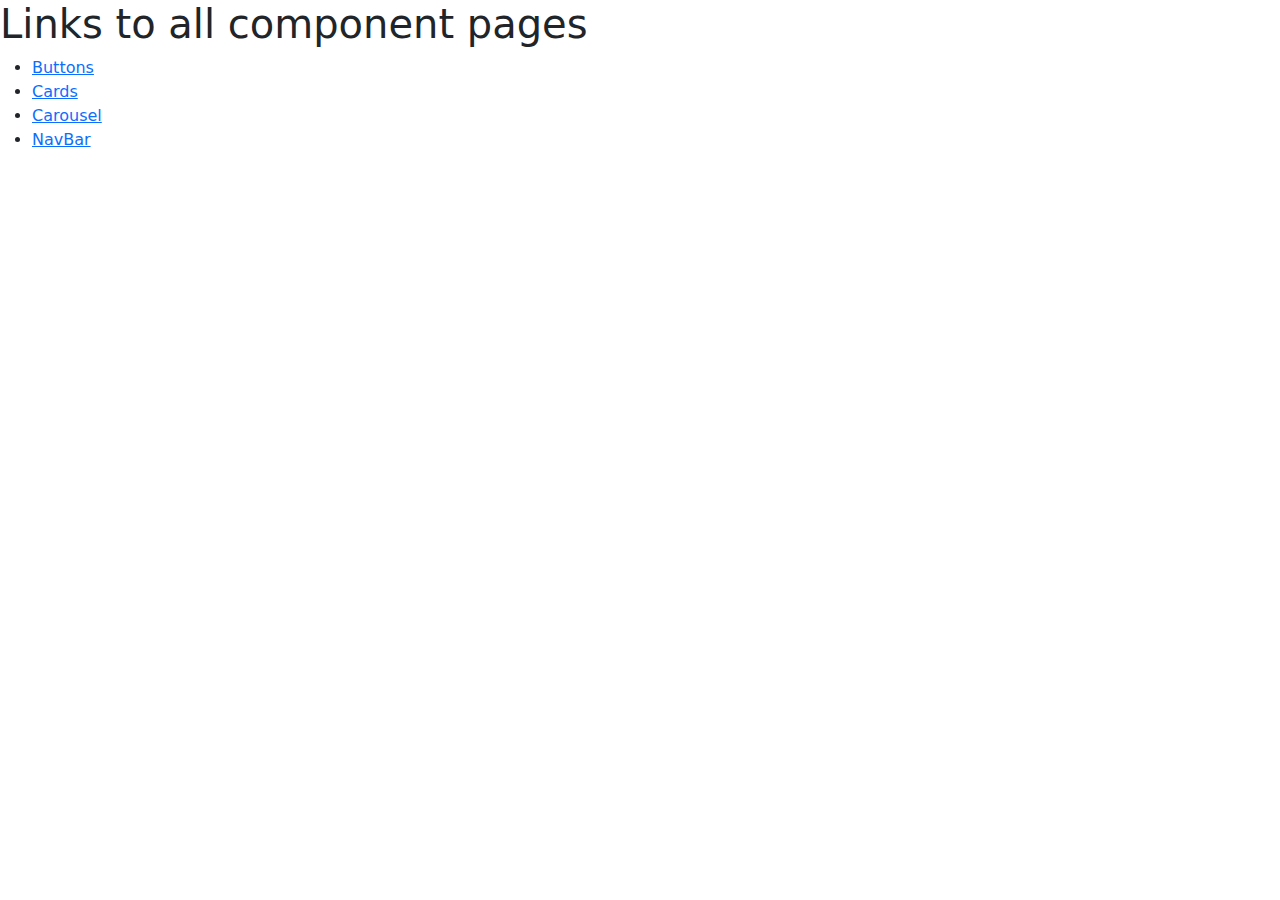
<file: index.html>
<!DOCTYPE html>
<html lang="en">

<head>
    <meta charset="utf-8">
    <meta name="viewport" content="width=device-width, initial-scale=1">
    <title>Component link page</title>
    <link href="https://cdn.jsdelivr.net/npm/bootstrap@5.3.3/dist/css/bootstrap.min.css" rel="stylesheet"
        integrity="sha384-QWTKZyjpPEjISv5WaRU9OFeRpok6YctnYmDr5pNlyT2bRjXh0JMhjY6hW+ALEwIH" crossorigin="anonymous">
</head>

<body>

    <h1>Links to all component pages</h1>
    <ul>
        <li>
            <a href="buttons.html" target="_blank">Buttons</a>
        </li>
        <li>
            <a href="cards.html" target="_blank">Cards</a>
        </li>
        <li>
            <a href="carousel.html" target="_blank">Carousel</a>
        </li>
        <li>
            <a href="navbar.html" target="_blank">NavBar</a>
        </li>
    </ul>

    <script src="https://cdn.jsdelivr.net/npm/bootstrap@5.3.3/dist/js/bootstrap.bundle.min.js"
        integrity="sha384-YvpcrYf0tY3lHB60NNkmXc5s9fDVZLESaAA55NDzOxhy9GkcIdslK1eN7N6jIeHz"
        crossorigin="anonymous"></script>
</body>

</html>
</file>
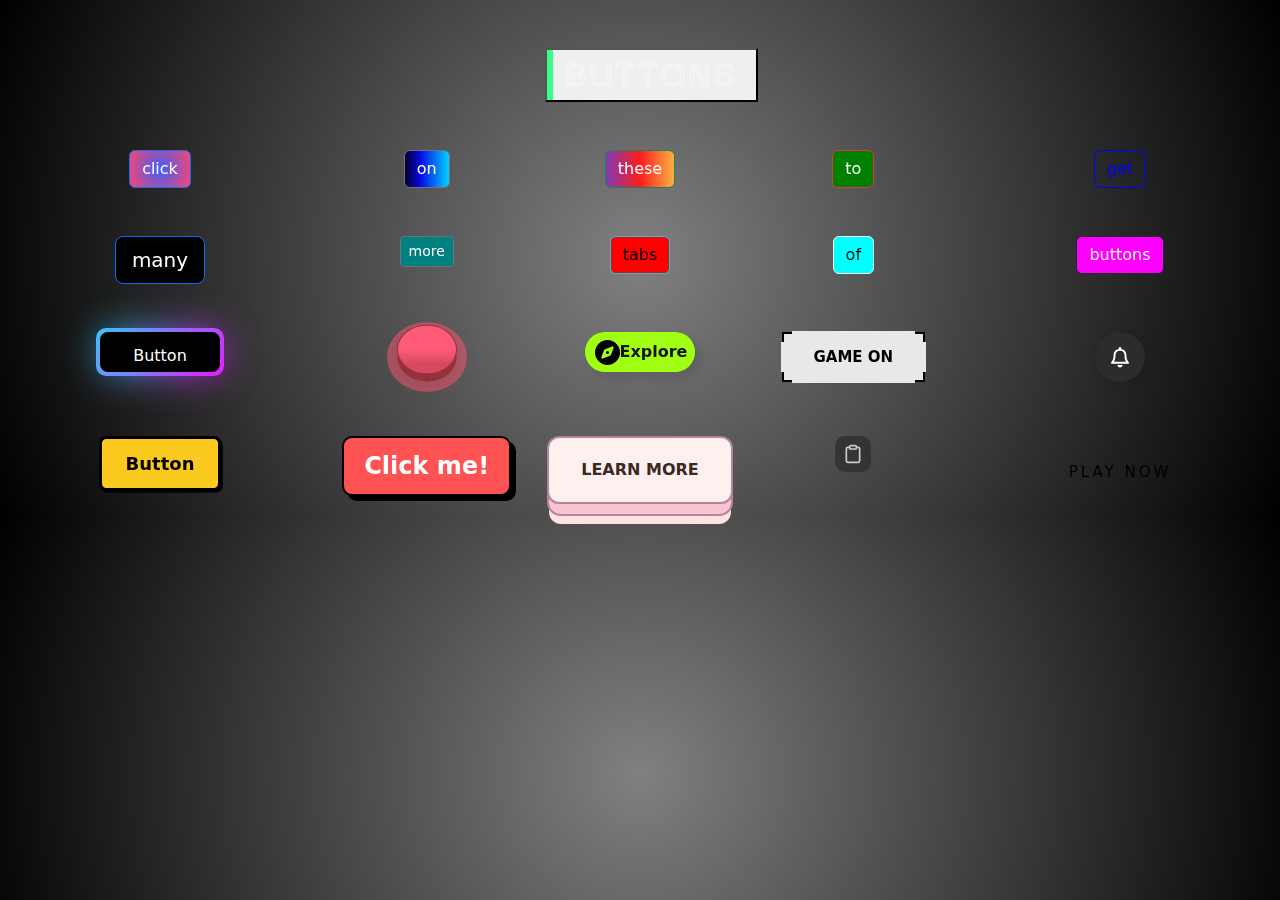
<file: buttons.html>
<!DOCTYPE html>
<html lang="en">

<head>
  <meta charset="utf-8">
  <meta name="viewport" content="width=device-width, initial-scale=1">
  <title>Buttons</title>
  <link href="https://cdn.jsdelivr.net/npm/bootstrap@5.3.3/dist/css/bootstrap.min.css" rel="stylesheet"
    integrity="sha384-QWTKZyjpPEjISv5WaRU9OFeRpok6YctnYmDr5pNlyT2bRjXh0JMhjY6hW+ALEwIH" crossorigin="anonymous">
  <link rel="stylesheet" href="css/buttons.css">
</head>

<body>

  <div class="container-fluid text-center justifycontent-center">

    <div class="row mt-5 justify-content-center">
      <div class="col-2"><button class="title" data-text="Awesome"><span class="actual-text">&nbsp;Buttons&nbsp;</span><span aria-hidden="true" class="hover-text">&nbsp;Buttons&nbsp;</span></button></div>
    </div>

    <div class="row">
      <div class="col-6 col-md-3 mt-5"><a href="" class="btn btn-primary coolgrad" target="_blank">click</a></div>
      <div class="col-6 col-md-2 mt-5"><a href="" class="btn btn-secondary bluegrad" target="_blank">on</a></div>
      <div class="col-6 col-md-2 mt-5"><a href="" class="btn btn-success redgrad" target="_blank">these</a></div>
      <div class="col-6 col-md-2 mt-5"><a href="" class="btn btn-danger green" target="_blank">to</a></div>
      <div class="col-6 col-md-3 mt-5"><a href="" class="btn btn-outline-warning blue" target="_blank">get</a></div>
      <div class="col-6 col-md-3 mt-5"><a href="" class="btn btn-primary btn-lg black" target="_blank">many</a></div>
      <div class="col-6 col-md-2 mt-5"><a href="" class="btn btn-secondary btn-sm teal" target="_blank">more</a></div>
      <div class="col-6 col-md-2 mt-5"><a href="" class="btn btn-info red" target="_blank">tabs</a></div>
      <div class="col-6 col-md-2 mt-5"><a href="" class="btn btn-light cyan" target="_blank">of</a></div>
      <div class="col-6 col-md-3 mt-5"><a href="" class="btn btn-dark magenta" target="_blank">buttons</a></div>
    </div>

    <div class="row">
      <div class="col-6 col-md-3 mt-5"><button class="rainbow">Button</button></div>
      <div class="col-6 col-md-2 mt-5"><a href="https://www.boredbutton.com/" target="_blank"><button class="btn-class-name"><span class="back"></span><span class="front"></span></button></div></a>
      <div class="col-6 col-md-2 mt-5"><button class="explore"><svg class="svgIcon" viewBox="0 0 512 512" height="1em"
            xmlns="http://www.w3.org/2000/svg">
            <path
              d="M256 512A256 256 0 1 0 256 0a256 256 0 1 0 0 512zm50.7-186.9L162.4 380.6c-19.4 7.5-38.5-11.6-31-31l55.5-144.3c3.3-8.5 9.9-15.1 18.4-18.4l144.3-55.5c19.4-7.5 38.5 11.6 31 31L325.1 306.7c-3.2 8.5-9.9 15.1-18.4 18.4zM288 256a32 32 0 1 0 -64 0 32 32 0 1 0 64 0z">
            </path>
          </svg>Explore</button></div>
      <div class="col-6 col-md-2 mt-5"><button class="gameon"><span> GAME ON</span></button></div>
      <div class="col-6 col-md-3 mt-5"><button class="notif"><svg viewBox="0 0 448 512" class="bell">
            <path
              d="M224 0c-17.7 0-32 14.3-32 32V49.9C119.5 61.4 64 124.2 64 200v33.4c0 45.4-15.5 89.5-43.8 124.9L5.3 377c-5.8 7.2-6.9 17.1-2.9 25.4S14.8 416 24 416H424c9.2 0 17.6-5.3 21.6-13.6s2.9-18.2-2.9-25.4l-14.9-18.6C399.5 322.9 384 278.8 384 233.4V200c0-75.8-55.5-138.6-128-150.1V32c0-17.7-14.3-32-32-32zm0 96h8c57.4 0 104 46.6 104 104v33.4c0 47.9 13.9 94.6 39.7 134.6H72.3C98.1 328 112 281.3 112 233.4V200c0-57.4 46.6-104 104-104h8zm64 352H224 160c0 17 6.7 33.3 18.7 45.3s28.3 18.7 45.3 18.7s33.3-6.7 45.3-18.7s18.7-28.3 18.7-45.3z">
            </path>
          </svg></button></div>
      <div class="col-6 col-md-3 mt-5"><button class="yellow">Button</button></div>
      <div class="col-6 col-md-2 mt-5"><button class="comic-button">Click me!</button></div>
      <div class="col-6 col-md-2 mt-5"><button class="learn-more"> Learn More</button></div>
      <div class="col-6 col-md-2 mt-5"><button class="copy"><span data-text-end="Copied!"
            data-text-initial="Copy to clipboard" class="tooltip"></span><span><svg xml:space="preserve"
              style="enable-background:new 0 0 512 512" viewBox="0 0 6.35 6.35" y="0" x="0" height="20" width="20"
              xmlns:xlink="http://www.w3.org/1999/xlink" version="1.1" xmlns="http://www.w3.org/2000/svg"
              class="clipboard">
              <g>
                <path fill="currentColor"
                  d="M2.43.265c-.3 0-.548.236-.573.53h-.328a.74.74 0 0 0-.735.734v3.822a.74.74 0 0 0 .735.734H4.82a.74.74 0 0 0 .735-.734V1.529a.74.74 0 0 0-.735-.735h-.328a.58.58 0 0 0-.573-.53zm0 .529h1.49c.032 0 .049.017.049.049v.431c0 .032-.017.049-.049.049H2.43c-.032 0-.05-.017-.05-.049V.843c0-.032.018-.05.05-.05zm-.901.53h.328c.026.292.274.528.573.528h1.49a.58.58 0 0 0 .573-.529h.328a.2.2 0 0 1 .206.206v3.822a.2.2 0 0 1-.206.205H1.53a.2.2 0 0 1-.206-.205V1.529a.2.2 0 0 1 .206-.206z">
                </path>
              </g>
            </svg><svg xml:space="preserve" style="enable-background:new 0 0 512 512" viewBox="0 0 24 24" y="0" x="0"
              height="18" width="18" xmlns:xlink="http://www.w3.org/1999/xlink" version="1.1"
              xmlns="http://www.w3.org/2000/svg" class="checkmark">
              <g>
                <path data-original="#000000" fill="currentColor"
                  d="M9.707 19.121a.997.997 0 0 1-1.414 0l-5.646-5.647a1.5 1.5 0 0 1 0-2.121l.707-.707a1.5 1.5 0 0 1 2.121 0L9 14.171l9.525-9.525a1.5 1.5 0 0 1 2.121 0l.707.707a1.5 1.5 0 0 1 0 2.121z">
                </path>
              </g>
            </svg></span></button></div>
      <div class="col-6 col-md-3 mt-5"><button class="batman"><span>PLAY NOW</span></button></div>
    </div>

  </div>






  <script src="https://cdn.jsdelivr.net/npm/bootstrap@5.3.3/dist/js/bootstrap.bundle.min.js"
    integrity="sha384-YvpcrYf0tY3lHB60NNkmXc5s9fDVZLESaAA55NDzOxhy9GkcIdslK1eN7N6jIeHz"
    crossorigin="anonymous"></script>
</body>

</html>
</file>
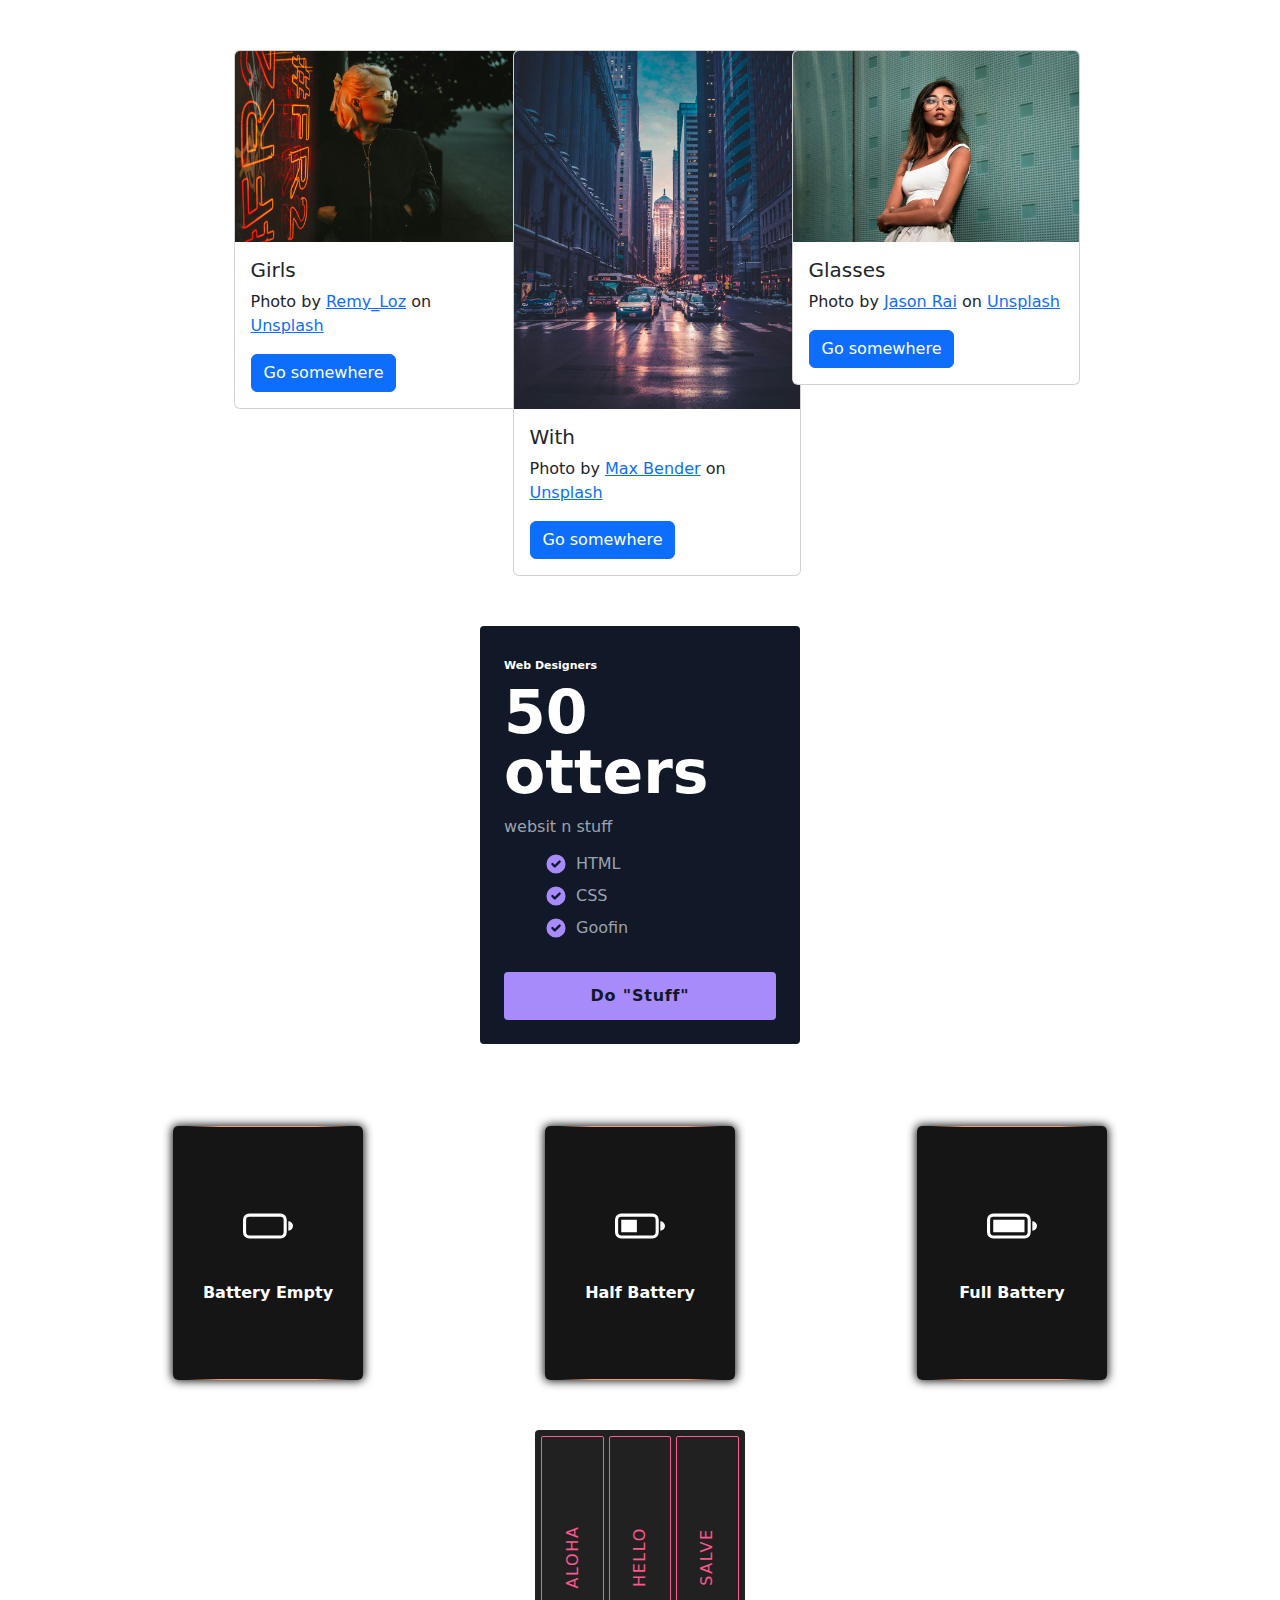
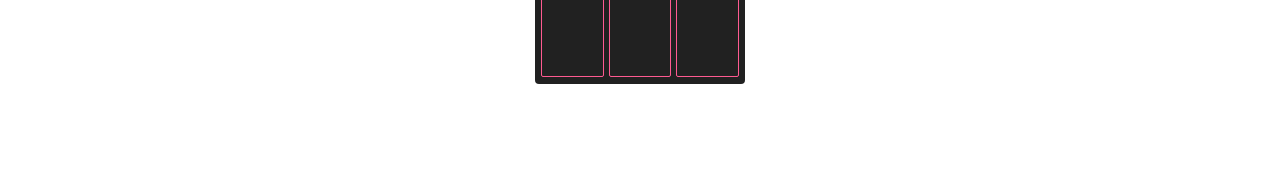
<file: cards.html>
<!DOCTYPE html>
<html lang="en">

<head>
  <meta charset="utf-8">
  <meta name="viewport" content="width=device-width, initial-scale=1">
  <title>Cards</title>
  <link href="https://cdn.jsdelivr.net/npm/bootstrap@5.3.3/dist/css/bootstrap.min.css" rel="stylesheet"
    integrity="sha384-QWTKZyjpPEjISv5WaRU9OFeRpok6YctnYmDr5pNlyT2bRjXh0JMhjY6hW+ALEwIH" crossorigin="anonymous">
  <link rel="stylesheet" href="css/cards.css">
</head>

<body>
  <div class="container">
    <div class="row">
      <div class="col-3">
        <div class="card mx-auto" style="width: 18rem;">
          <img src="img/cyberglassesgirl.jpg" class="card-img-top" alt="girl with glasses in cyber lighting">
          <div class="card-body">
            <h5 class="card-title">Girls</h5>
            <p class="card-text">Photo by <a
                href="https://unsplash.com/@remyloz?utm_content=creditCopyText&utm_medium=referral&utm_source=unsplash">Remy_Loz</a>
              on <a
                href="https://unsplash.com/photos/a-woman-standing-next-to-a-neon-sign-L1MGKlPZlHI?utm_content=creditCopyText&utm_medium=referral&utm_source=unsplash">Unsplash</a>
            </p>
            <a href="#" class="btn btn-primary">Go somewhere</a>
          </div>
        </div>
      </div>



      <div class="col-3">
        <div class="card mx-auto" style="width: 18rem;">
          <img src="img/coolcitybackground.jpg" class="card-img-top" alt="cool city picture">
          <div class="card-body">
            <h5 class="card-title">With</h5>
            <p class="card-text">Photo by <a
                href="https://unsplash.com/@maxwbender?utm_content=creditCopyText&utm_medium=referral&utm_source=unsplash">Max
                Bender</a> on <a
                href="https://unsplash.com/photos/vehicles-near-buildings-at-night-time-VmX3vmBecFE?utm_content=creditCopyText&utm_medium=referral&utm_source=unsplash">Unsplash</a>
            </p>
            <a href="#" class="btn btn-primary">Go somewhere</a>
          </div>
        </div>
      </div>




      <div class="col-3">
        <div class="card mx-auto" style="width: 18rem;">
          <img src="img/coolglassesgirl.jpg" class="card-img-top" alt="girl with glasses">
          <div class="card-body">
            <h5 class="card-title">Glasses</h5>
            <p class="card-text">Photo by <a
                href="https://unsplash.com/@jasonrai?utm_content=creditCopyText&utm_medium=referral&utm_source=unsplash">Jason
                Rai</a> on <a
                href="https://unsplash.com/photos/a-woman-wearing-glasses-leaning-against-a-wall-qBlMxpqFiu8?utm_content=creditCopyText&utm_medium=referral&utm_source=unsplash">Unsplash</a>
            </p>
            <a href="#" class="btn btn-primary">Go somewhere</a>
          </div>
        </div>
      </div>
    </div>



    <div class="row">
      <div class="col-6">
        <div class="yaya mx-auto">
          <div class="header">
            <span class="title">Web Designers</span>
            <span class="price">50 otters</span>
          </div>
          <p class="desc">websit n stuff</p>
          <ul class="lists">
            <li class="list">
              <svg xmlns="http://www.w3.org/2000/svg" viewBox="0 0 20 20" fill="currentColor">
                <path fill-rule="evenodd"
                  d="M10 18a8 8 0 100-16 8 8 0 000 16zm3.707-9.293a1 1 0 00-1.414-1.414L9 10.586 7.707 9.293a1 1 0 00-1.414 1.414l2 2a1 1 0 001.414 0l4-4z"
                  clip-rule="evenodd"></path>
              </svg>
              <span>HTML</span>
            </li>
            <li class="list">
              <svg xmlns="http://www.w3.org/2000/svg" viewBox="0 0 20 20" fill="currentColor">
                <path fill-rule="evenodd"
                  d="M10 18a8 8 0 100-16 8 8 0 000 16zm3.707-9.293a1 1 0 00-1.414-1.414L9 10.586 7.707 9.293a1 1 0 00-1.414 1.414l2 2a1 1 0 001.414 0l4-4z"
                  clip-rule="evenodd"></path>
              </svg>
              <span>CSS</span>
            </li>
            <li class="list">
              <svg xmlns="http://www.w3.org/2000/svg" viewBox="0 0 20 20" fill="currentColor">
                <path fill-rule="evenodd"
                  d="M10 18a8 8 0 100-16 8 8 0 000 16zm3.707-9.293a1 1 0 00-1.414-1.414L9 10.586 7.707 9.293a1 1 0 00-1.414 1.414l2 2a1 1 0 001.414 0l4-4z"
                  clip-rule="evenodd"></path>
              </svg>
              <span>Goofin</span>
            </li>
          </ul>
          <button type="button" class="action">Do "Stuff"</button>
        </div>
      </div>
    </div>


    <div class="row">
      <div class="col-4">
        <div class="pizza mx-auto">
          <div class="content">
            <div class="back">
              <div class="back-content">
                <svg xmlns="http://www.w3.org/2000/svg" width="50" height="50" fill="currentColor" class="bi bi-battery" viewBox="0 0 16 16">
                  <path d="M0 6a2 2 0 0 1 2-2h10a2 2 0 0 1 2 2v4a2 2 0 0 1-2 2H2a2 2 0 0 1-2-2zm2-1a1 1 0 0 0-1 1v4a1 1 0 0 0 1 1h10a1 1 0 0 0 1-1V6a1 1 0 0 0-1-1zm14 3a1.5 1.5 0 0 1-1.5 1.5v-3A1.5 1.5 0 0 1 16 8"/>
                </svg>
                <strong>Battery Empty</strong>
              </div>
            </div>
            <div class="front">

              <div class="img">
                <div class="circle">
                </div>
                <div class="circle" id="right">
                </div>
                <div class="circle" id="bottom">
                </div>
              </div>

              <div class="front-content">
                <div class="badges">
                <small class="badge">0%</small>
                <br>
                <small class="badge">1 Hour until full</small>
              </div>
                <div class="description">
                  <div class="title">
                    <p class="title">
                      <strong>Thunderstorm</strong>
                    </p>
                    <svg fill-rule="nonzero" height="15px" width="15px" viewBox="0,0,256,256"
                      xmlns:xlink="http://www.w3.org/1999/xlink" xmlns="http://www.w3.org/2000/svg">
                      <g style="mix-blend-mode: normal" text-anchor="none" font-size="none" font-weight="none"
                        font-family="none" stroke-dashoffset="0" stroke-dasharray="" stroke-miterlimit="10"
                        stroke-linejoin="miter" stroke-linecap="butt" stroke-width="1" stroke="none" fill-rule="nonzero"
                        fill="#20c997">
                        <g transform="scale(8,8)">
                          <path d="M25,27l-9,-6.75l-9,6.75v-23h18z"></path>
                        </g>
                      </g>
                    </svg>
                  </div>
                  <p class="card-footer">
                    $40 &nbsp; | &nbsp; 2 Slices
                  </p>
                </div>
              </div>
            </div>
          </div>
        </div>
      </div>


      
      <div class="col-4">
        <div class="pizza mx-auto">
          <div class="content">
            <div class="back">
              <div class="back-content">
                <svg xmlns="http://www.w3.org/2000/svg" width="50" height="50" fill="currentColor" class="bi bi-battery-half" viewBox="0 0 16 16">
                  <path d="M2 6h5v4H2z"/>
                  <path d="M2 4a2 2 0 0 0-2 2v4a2 2 0 0 0 2 2h10a2 2 0 0 0 2-2V6a2 2 0 0 0-2-2zm10 1a1 1 0 0 1 1 1v4a1 1 0 0 1-1 1H2a1 1 0 0 1-1-1V6a1 1 0 0 1 1-1zm4 3a1.5 1.5 0 0 1-1.5 1.5v-3A1.5 1.5 0 0 1 16 8"/>
                </svg>
                <strong>Half Battery</strong>
              </div>
            </div>
            <div class="front">

              <div class="img">
                <div class="circle">
                </div>
                <div class="circle" id="right">
                </div>
                <div class="circle" id="bottom">
                </div>
              </div>

              <div class="front-content">
                <div class="badges">
                <small class="badge">50%</small>
                <br>
                <small class="badge">30 Min until full</small>
              </div>
                <div class="description">
                  <div class="title">
                    <p class="title">
                      <strong>Thunderstorm</strong>
                    </p>
                    <svg fill-rule="nonzero" height="15px" width="15px" viewBox="0,0,256,256"
                      xmlns:xlink="http://www.w3.org/1999/xlink" xmlns="http://www.w3.org/2000/svg">
                      <g style="mix-blend-mode: normal" text-anchor="none" font-size="none" font-weight="none"
                        font-family="none" stroke-dashoffset="0" stroke-dasharray="" stroke-miterlimit="10"
                        stroke-linejoin="miter" stroke-linecap="butt" stroke-width="1" stroke="none" fill-rule="nonzero"
                        fill="#20c997">
                        <g transform="scale(8,8)">
                          <path d="M25,27l-9,-6.75l-9,6.75v-23h18z"></path>
                        </g>
                      </g>
                    </svg>
                  </div>
                  <p class="card-footer">
                    $40 &nbsp; | &nbsp; 2 Slices
                  </p>
                </div>
              </div>
            </div>
          </div>
        </div>
      </div>




      <div class="col-4">
        <div class="pizza mx-auto">
          <div class="content">
            <div class="back">
              <div class="back-content">
                <svg xmlns="http://www.w3.org/2000/svg" width="50" height="50" fill="currentColor" class="bi bi-battery-full" viewBox="0 0 16 16">
                  <path d="M2 6h10v4H2z"/>
                  <path d="M2 4a2 2 0 0 0-2 2v4a2 2 0 0 0 2 2h10a2 2 0 0 0 2-2V6a2 2 0 0 0-2-2zm10 1a1 1 0 0 1 1 1v4a1 1 0 0 1-1 1H2a1 1 0 0 1-1-1V6a1 1 0 0 1 1-1zm4 3a1.5 1.5 0 0 1-1.5 1.5v-3A1.5 1.5 0 0 1 16 8"/>
                </svg>
                <strong>Full Battery</strong>
              </div>
            </div>
            <div class="front">

              <div class="img">
                <div class="circle">
                </div>
                <div class="circle" id="right">
                </div>
                <div class="circle" id="bottom">
                </div>
              </div>

              <div class="front-content">
                <div class="badges">
                <small class="badge">100%</small>
                <br>
                <small class="badge">0 Min until full</small>
              </div>
                <div class="description">
                  <div class="title">
                    <p class="title">
                      <strong>Thunderstorm</strong>
                    </p>
                    <svg fill-rule="nonzero" height="15px" width="15px" viewBox="0,0,256,256"
                      xmlns:xlink="http://www.w3.org/1999/xlink" xmlns="http://www.w3.org/2000/svg">
                      <g style="mix-blend-mode: normal" text-anchor="none" font-size="none" font-weight="none"
                        font-family="none" stroke-dashoffset="0" stroke-dasharray="" stroke-miterlimit="10"
                        stroke-linejoin="miter" stroke-linecap="butt" stroke-width="1" stroke="none" fill-rule="nonzero"
                        fill="#20c997">
                        <g transform="scale(8,8)">
                          <path d="M25,27l-9,-6.75l-9,6.75v-23h18z"></path>
                        </g>
                      </g>
                    </svg>
                  </div>
                  <p class="card-footer">
                    $40 &nbsp; | &nbsp; 2 Slices
                  </p>
                </div>
              </div>
            </div>
          </div>
        </div>
      </div>


<div class="row">
    <div class="Hover-Me">
      <p><span>Aloha</span></p>
      <p><span>Hello</span></p>
      <p><span>Salve</span></p>
  </div>
  </div>
</div>








  </div>
  <script src="https://cdn.jsdelivr.net/npm/bootstrap@5.3.3/dist/js/bootstrap.bundle.min.js"
    integrity="sha384-YvpcrYf0tY3lHB60NNkmXc5s9fDVZLESaAA55NDzOxhy9GkcIdslK1eN7N6jIeHz"
    crossorigin="anonymous"></script>
</body>

</html>
</file>
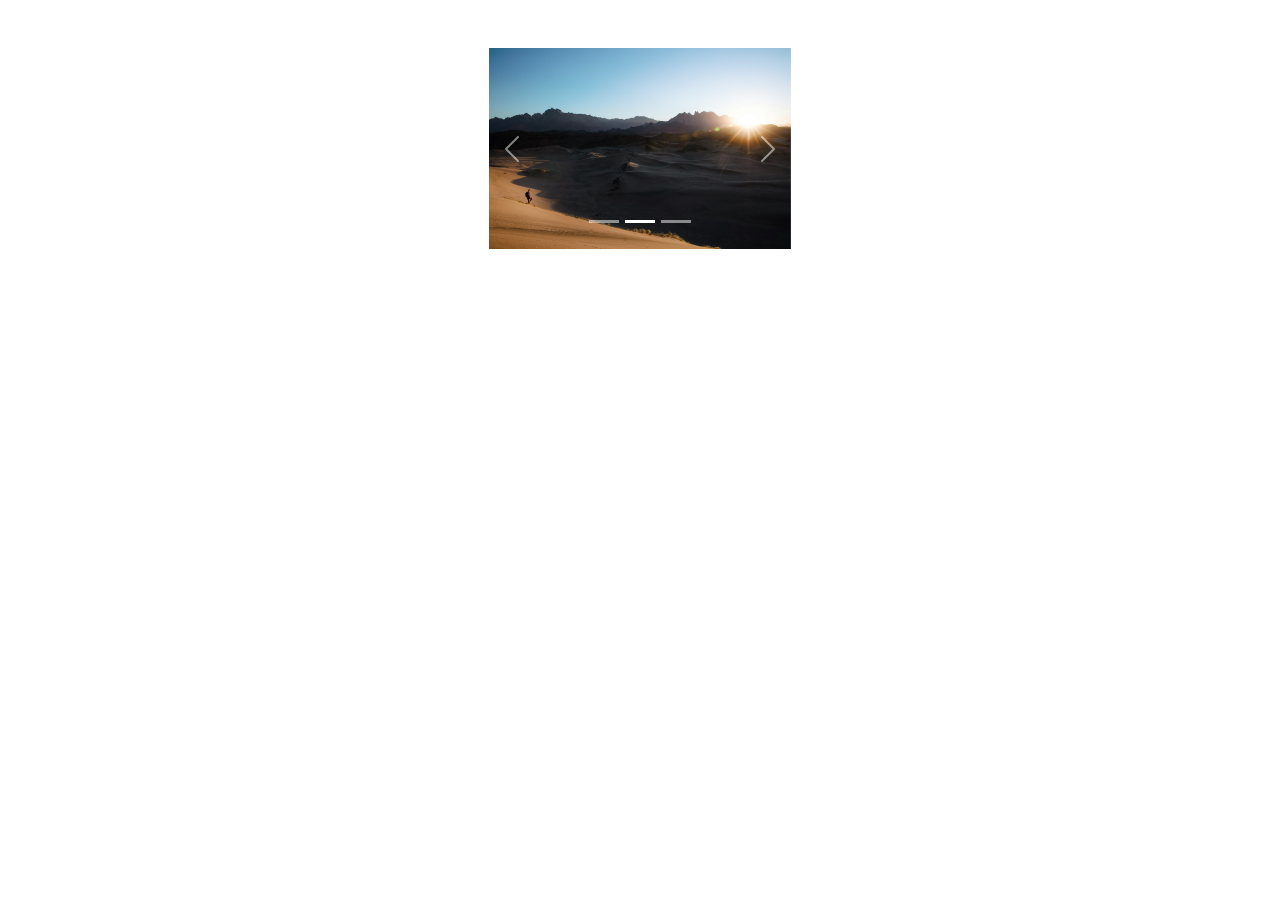
<file: carousel.html>
<!DOCTYPE html>
<html lang="en">

<head>
  <meta charset="utf-8">
  <meta name="viewport" content="width=device-width, initial-scale=1">
  <title>Carousel</title>
  <link href="https://cdn.jsdelivr.net/npm/bootstrap@5.3.3/dist/css/bootstrap.min.css" rel="stylesheet"
    integrity="sha384-QWTKZyjpPEjISv5WaRU9OFeRpok6YctnYmDr5pNlyT2bRjXh0JMhjY6hW+ALEwIH" crossorigin="anonymous">
  <link rel="stylesheet" href="css/carousel.css">
</head>

<body>

  <div class="row my-5">
    <div class="col-3">
      <div id="carouselExampleIndicators" class="carousel slide" data-bs-ride="carousel">
        <div class="carousel-indicators">
          <button type="button" data-bs-target="#carouselExampleIndicators" data-bs-slide-to="0" class="active"
            aria-current="true" aria-label="Slide 1"></button>
          <button type="button" data-bs-target="#carouselExampleIndicators" data-bs-slide-to="1"
            aria-label="Slide 2"></button>
          <button type="button" data-bs-target="#carouselExampleIndicators" data-bs-slide-to="2"
            aria-label="Slide 3"></button>
        </div>
        <div class="carousel-inner">
          <div class="carousel-item active" data-bs-interval="5">
            <img src="img/campsight.jpg" class="d-block w-100" alt="...">
          </div>
          <div class="carousel-item" data-bs-interval="0.5">
            <img src="img/desert.jpg" class="d-block w-100" alt="...">
          </div>
          <div class="carousel-item" data-bs-interval="0.5">
            <img src="img/mountains.jpg" class="d-block w-100" alt="...">
          </div>
        </div>
        <button class="carousel-control-prev" type="button" data-bs-target="#carouselExampleIndicators"
          data-bs-slide="prev">
          <span class="carousel-control-prev-icon" aria-hidden="true"></span>
          <span class="visually-hidden">Previous</span>
        </button>
        <button class="carousel-control-next" type="button" data-bs-target="#carouselExampleIndicators"
          data-bs-slide="next">
          <span class="carousel-control-next-icon" aria-hidden="true"></span>
          <span class="visually-hidden">Next</span>
        </button>
      </div>
    </div>
  </div>







  <script src="https://cdn.jsdelivr.net/npm/bootstrap@5.3.3/dist/js/bootstrap.bundle.min.js"
    integrity="sha384-YvpcrYf0tY3lHB60NNkmXc5s9fDVZLESaAA55NDzOxhy9GkcIdslK1eN7N6jIeHz"
    crossorigin="anonymous"></script>
</body>

</html>
</file>
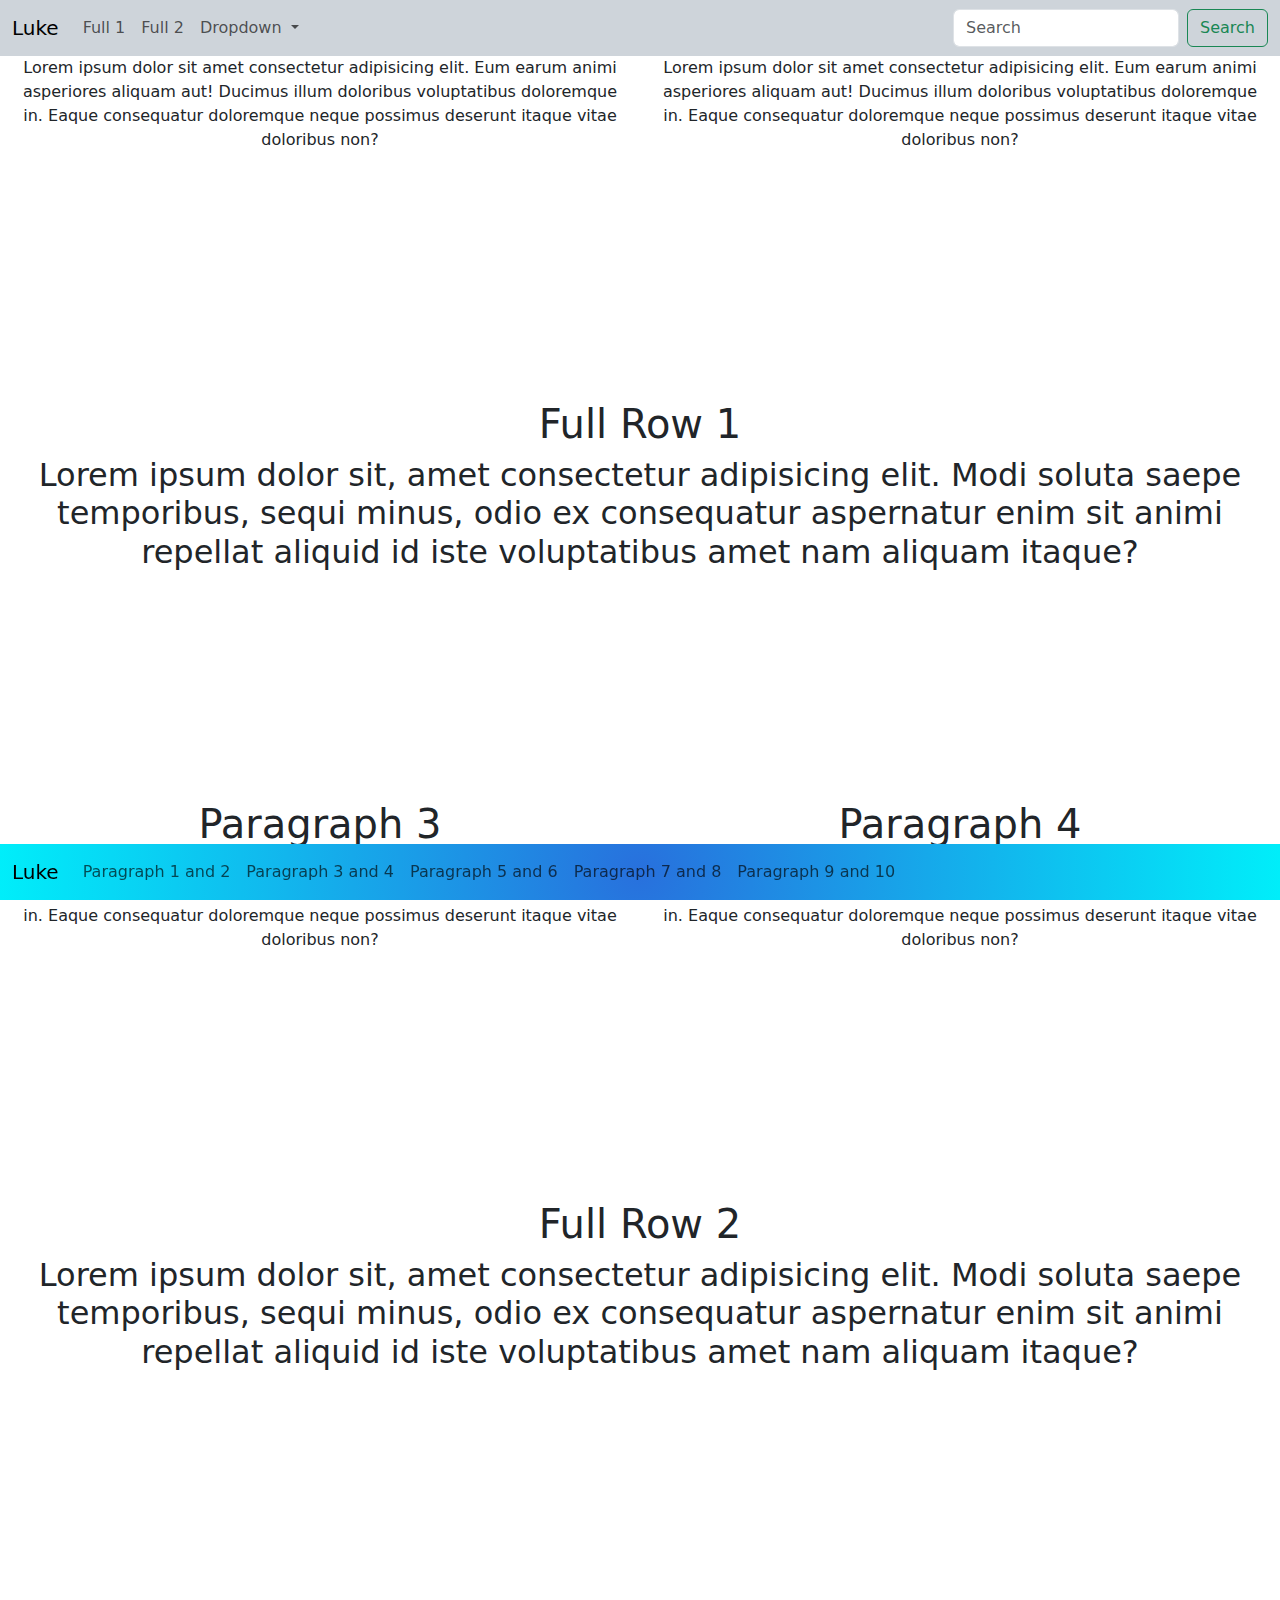
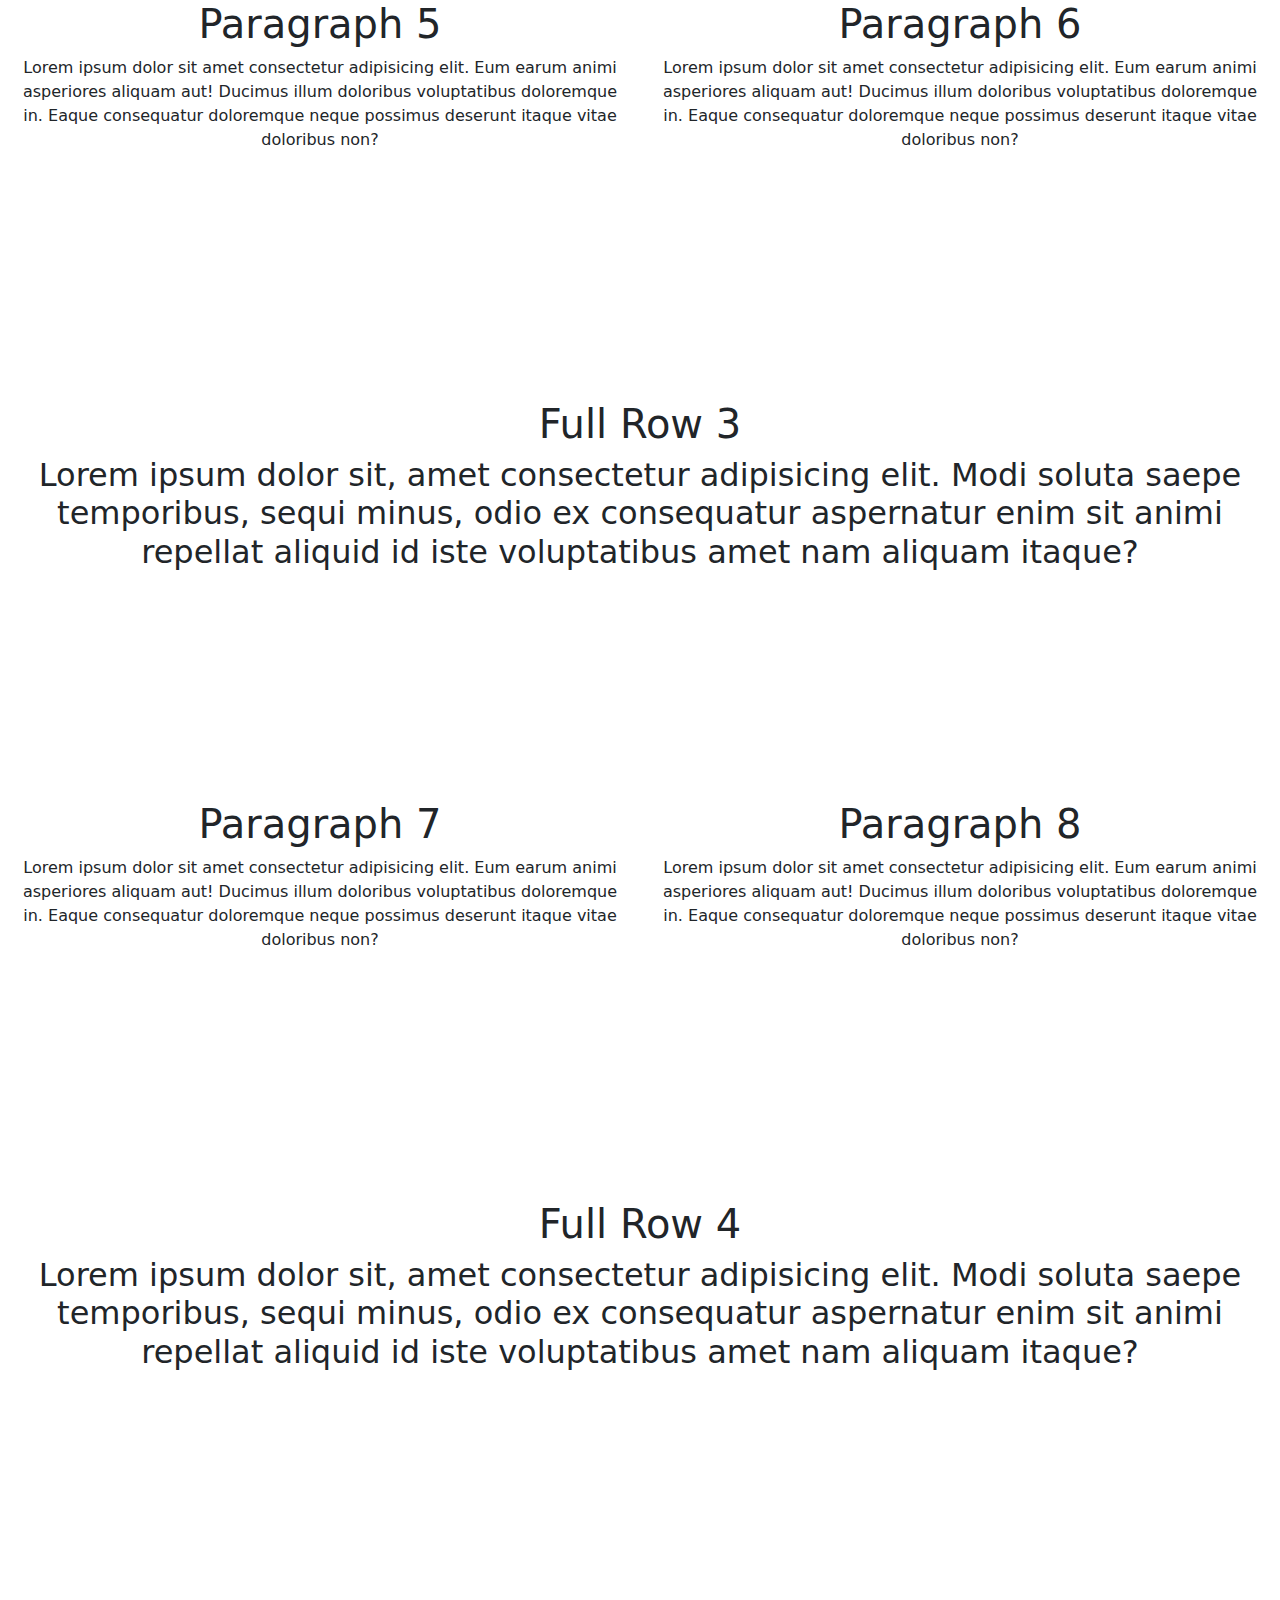
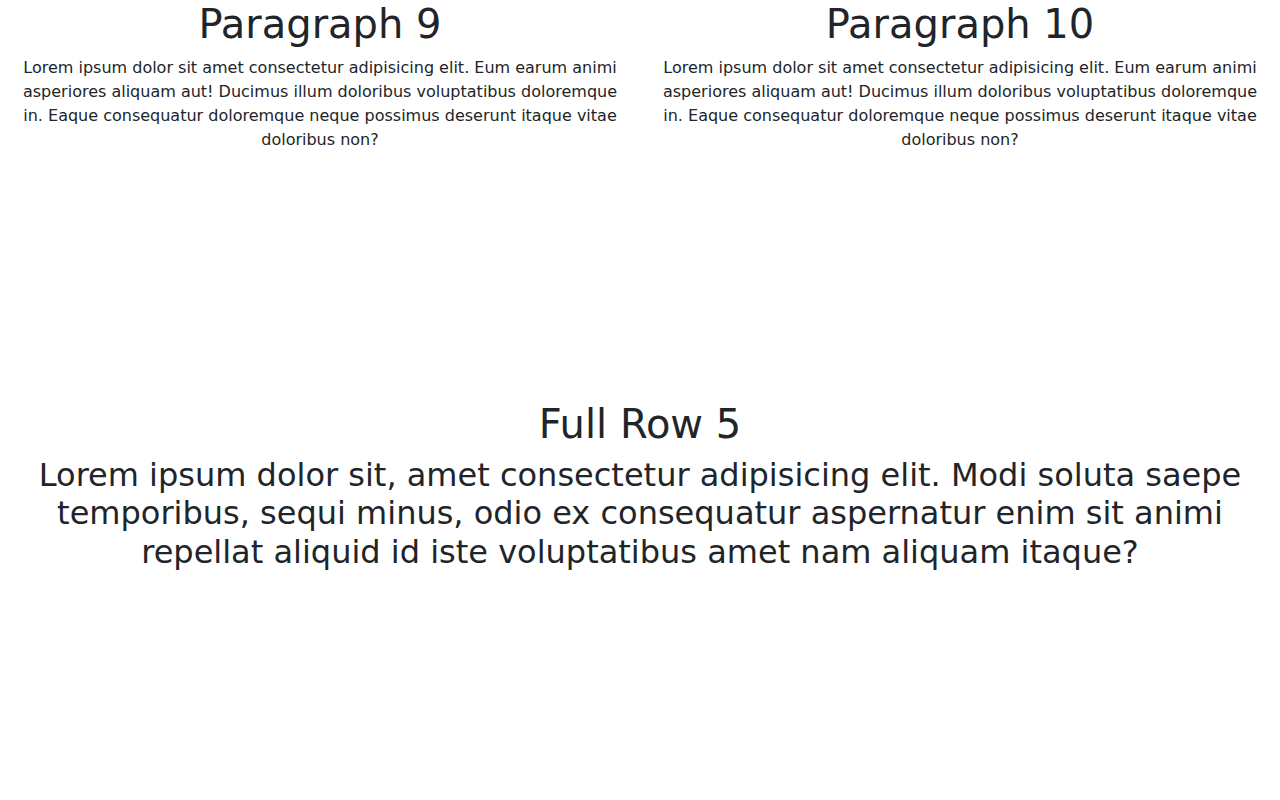
<file: navbar.html>
<!DOCTYPE html>
<html lang="en">

<head>
    <meta charset="utf-8">
    <meta name="viewport" content="width=device-width, initial-scale=1">
    <title>NavBar</title>
    <link href="https://cdn.jsdelivr.net/npm/bootstrap@5.3.3/dist/css/bootstrap.min.css" rel="stylesheet"
        integrity="sha384-QWTKZyjpPEjISv5WaRU9OFeRpok6YctnYmDr5pNlyT2bRjXh0JMhjY6hW+ALEwIH" crossorigin="anonymous">
    <link rel="stylesheet" href="css/navbar.css">
</head>

<body>

    <nav class="navbar navbar-expand-lg bg-dark-subtle fixed-top">
        <div class="container-fluid">
            <a class="navbar-brand" href="index.html" target="_blank">Luke</a>
            <button class="navbar-toggler" type="button" data-bs-toggle="collapse" data-bs-target="#navbarone"
                aria-controls="navbarone" aria-expanded="false" aria-label="Toggle navigation">
                <span class="navbar-toggler-icon"></span>
            </button>
            <div class="collapse navbar-collapse" id="navbarone">
                <ul class="navbar-nav me-auto mb-2 mb-lg-0">
                    <li class="nav-item">
                        <a class="nav-link" href="#frow1">Full 1</a>
                    </li>
                    <li class="nav-item">
                        <a class="nav-link" href="#frow2">Full 2</a>
                    </li>
                    <li class="nav-item dropdown">
                        <a class="nav-link dropdown-toggle" href="#" role="button" data-bs-toggle="dropdown"
                            aria-expanded="false">
                            Dropdown
                        </a>
                        <ul class="dropdown-menu">
                            <li><a class="dropdown-item" href="#frow3">Full 3</a></li>
                            <li><a class="dropdown-item" href="#frow4">Full 4 </a></li>
                            <li>
                                <hr class="dropdown-divider">
                            </li>
                            <li><a class="dropdown-item" href="#frow5">Full 5</a></li>
                        </ul>
                    </li>
                </ul>
                <form class="d-flex" role="search">
                    <input class="form-control me-2" type="search" placeholder="Search" aria-label="Search">
                    <button class="btn btn-outline-success" type="submit">Search</button>
                </form>
            </div>
        </div>
    </nav>



    <nav class="navbar navbar-expand-lg bg-gradient fixed-bottom">
        <div class="container-fluid">
            <a class="navbar-brand" href="index.html" target="_blank">Luke</a>
            <button class="navbar-toggler" type="button" data-bs-toggle="collapse"
                data-bs-target="#navbarSupportedContent" aria-controls="navbarSupportedContent" aria-expanded="false"
                aria-label="Toggle navigation">
                <span class="navbar-toggler-icon"></span>
            </button>
            <div class="collapse navbar-collapse" id="navbarSupportedContent">
                <ul class="navbar-nav me-auto mb-2 mb-lg-0">
                    <li class="nav-item">
                        <a class="nav-link" href="#p1&2">Paragraph 1 and 2</a>
                    </li>
                    <li class="nav-item">
                        <a class="nav-link" href="#p3&4">Paragraph 3 and 4</a>
                    </li>
                    <li class="nav-item">
                        <a class="nav-link" href="#p5&6">Paragraph 5 and 6</a>
                    </li>
                    <li class="nav-item">
                        <a class="nav-link" href="#p7&8">Paragraph 7 and 8</a>
                    </li>
                    <li class="nav-item">
                        <a class="nav-link" href="#p9&10">Paragraph 9 and 10</a>
                    </li>
                </ul>
            </div>
        </div>
    </nav>
    <div class="container-fluid">
        <div class="row" id="p1&2">
            <div class="col-6">
                <h1>Paragraph 1</h1>
                <p>Lorem ipsum dolor sit amet consectetur adipisicing elit. Eum earum animi asperiores aliquam aut!
                    Ducimus
                    illum doloribus voluptatibus doloremque in. Eaque consequatur doloremque neque possimus deserunt
                    itaque
                    vitae doloribus non?</p>
            </div>
            <div class="col-6">
                <h1>Paragraph 2</h1>
                <p>Lorem ipsum dolor sit amet consectetur adipisicing elit. Eum earum animi asperiores aliquam aut!
                    Ducimus
                    illum doloribus voluptatibus doloremque in. Eaque consequatur doloremque neque possimus deserunt
                    itaque
                    vitae doloribus non?</p>
            </div>
        </div>
        <div class="row" id="frow1">
            <div class="col-12">
                <h1>Full Row 1</h1>
                <h2>Lorem ipsum dolor sit, amet consectetur adipisicing elit. Modi soluta saepe temporibus, sequi minus,
                    odio ex consequatur aspernatur enim sit animi repellat aliquid id iste voluptatibus amet nam aliquam
                    itaque?</h2>
            </div>
        </div>
        <div class="row" id="p3&4">
            <div class="col-6">
                <h1>Paragraph 3</h1>
                <p>Lorem ipsum dolor sit amet consectetur adipisicing elit. Eum earum animi asperiores aliquam aut!
                    Ducimus
                    illum doloribus voluptatibus doloremque in. Eaque consequatur doloremque neque possimus deserunt
                    itaque
                    vitae doloribus non?</p>
            </div>
            <div class="col-6">
                <h1>Paragraph 4</h1>
                <p>Lorem ipsum dolor sit amet consectetur adipisicing elit. Eum earum animi asperiores aliquam aut!
                    Ducimus
                    illum doloribus voluptatibus doloremque in. Eaque consequatur doloremque neque possimus deserunt
                    itaque
                    vitae doloribus non?</p>
            </div>
        </div>
        <div class="row" id="frow2">
            <div class="col-12">
                <h1>Full Row 2</h1>
                <h2>Lorem ipsum dolor sit, amet consectetur adipisicing elit. Modi soluta saepe temporibus, sequi minus,
                    odio ex consequatur aspernatur enim sit animi repellat aliquid id iste voluptatibus amet nam aliquam
                    itaque?</h2>
            </div>
        </div>
        <div class="row" id="p5&6">
            <div class="col-6">
                <h1>Paragraph 5</h1>
                <p>Lorem ipsum dolor sit amet consectetur adipisicing elit. Eum earum animi asperiores aliquam aut!
                    Ducimus
                    illum doloribus voluptatibus doloremque in. Eaque consequatur doloremque neque possimus deserunt
                    itaque
                    vitae doloribus non?</p>
            </div>
            <div class="col-6">
                <h1>Paragraph 6</h1>
                <p>Lorem ipsum dolor sit amet consectetur adipisicing elit. Eum earum animi asperiores aliquam aut!
                    Ducimus
                    illum doloribus voluptatibus doloremque in. Eaque consequatur doloremque neque possimus deserunt
                    itaque
                    vitae doloribus non?</p>
            </div>
        </div>
        <div class="row" id="frow3">
            <div class="col-12">
                <h1>Full Row 3</h1>
                <h2>Lorem ipsum dolor sit, amet consectetur adipisicing elit. Modi soluta saepe temporibus, sequi minus,
                    odio ex consequatur aspernatur enim sit animi repellat aliquid id iste voluptatibus amet nam aliquam
                    itaque?</h2>
            </div>
        </div>
        <div class="row" id="p7&8">
            <div class="col-6">
                <h1>Paragraph 7</h1>
                <p>Lorem ipsum dolor sit amet consectetur adipisicing elit. Eum earum animi asperiores aliquam aut!
                    Ducimus
                    illum doloribus voluptatibus doloremque in. Eaque consequatur doloremque neque possimus deserunt
                    itaque
                    vitae doloribus non?</p>
            </div>
            <div class="col-6">
                <h1>Paragraph 8</h1>
                <p>Lorem ipsum dolor sit amet consectetur adipisicing elit. Eum earum animi asperiores aliquam aut!
                    Ducimus
                    illum doloribus voluptatibus doloremque in. Eaque consequatur doloremque neque possimus deserunt
                    itaque
                    vitae doloribus non?</p>
            </div>
        </div>
        <div class="row" id="frow4">
            <div class="col-12">
                <h1>Full Row 4</h1>
                <h2>Lorem ipsum dolor sit, amet consectetur adipisicing elit. Modi soluta saepe temporibus, sequi minus,
                    odio ex consequatur aspernatur enim sit animi repellat aliquid id iste voluptatibus amet nam aliquam
                    itaque?</h2>
            </div>
        </div>
        <div class="row" id="p9&10">
            <div class="col-6">
                <h1>Paragraph 9</h1>
                <p>Lorem ipsum dolor sit amet consectetur adipisicing elit. Eum earum animi asperiores aliquam aut!
                    Ducimus
                    illum doloribus voluptatibus doloremque in. Eaque consequatur doloremque neque possimus deserunt
                    itaque
                    vitae doloribus non?</p>
            </div>
            <div class="col-6">
                <h1>Paragraph 10</h1>
                <p>Lorem ipsum dolor sit amet consectetur adipisicing elit. Eum earum animi asperiores aliquam aut!
                    Ducimus
                    illum doloribus voluptatibus doloremque in. Eaque consequatur doloremque neque possimus deserunt
                    itaque
                    vitae doloribus non?</p>
            </div>
        </div>
        <div class="row" id="frow5">
            <div class="col-12">
                <h1>Full Row 5</h1>
                <h2>Lorem ipsum dolor sit, amet consectetur adipisicing elit. Modi soluta saepe temporibus, sequi minus,
                    odio ex consequatur aspernatur enim sit animi repellat aliquid id iste voluptatibus amet nam aliquam
                    itaque?</h2>
            </div>
        </div>
    </div>

    <script src="https://cdn.jsdelivr.net/npm/bootstrap@5.3.3/dist/js/bootstrap.bundle.min.js"
        integrity="sha384-YvpcrYf0tY3lHB60NNkmXc5s9fDVZLESaAA55NDzOxhy9GkcIdslK1eN7N6jIeHz"
        crossorigin="anonymous"></script>
</body>

</html>
</file>
<file: css/buttons.css>
body {
    background: rgb(255,255,255);
  background: radial-gradient(circle, rgba(255,255,255,1) 0%, rgba(128,128,128,1) 0%, rgba(0,0,0,1) 100%);
  }
  
  /* === removing default button style ===*/
  .button {
    margin: 0;
    height: auto;
    background: transparent;
    padding: 0;
    border: none;
    cursor: pointer;
  }
  
  /* button styling */
  .title {
    --border-right: 6px;
    --text-stroke-color: rgba(255,255,255,0.6);
    --animation-color: #37FF8B;
    --fs-size: 2em;
    letter-spacing: 3px;
    text-decoration: none;
    font-size: var(--fs-size);
    font-family: "Arial";
    position: relative;
    text-transform: uppercase;
    color: transparent;
    -webkit-text-stroke: 1px var(--text-stroke-color);
  }
  /* this is the text, when you hover on button */
  .hover-text {
    position: absolute;
    box-sizing: border-box;
    content: attr(data-text);
    color: var(--animation-color);
    width: 0%;
    inset: 0;
    border-right: var(--border-right) solid var(--animation-color);
    overflow: hidden;
    transition: 0.5s;
    -webkit-text-stroke: 1px var(--animation-color);
  }
  /* hover */
  .title:hover .hover-text {
    width: 100%;
    filter: drop-shadow(0 0 23px var(--animation-color))
  }
  
  .coolgrad {
    background: rgb(63, 94, 251);
    background: radial-gradient(circle, rgba(63, 94, 251, 1) 0%, rgba(252, 70, 107, 1) 100%);
  }
  
  .bluegrad {
    background: rgb(2, 0, 36);
    background: linear-gradient(90deg, rgba(2, 0, 36, 1) 0%, rgba(8, 8, 231, 1) 35%, rgba(0, 212, 255, 1) 100%);
  }
  
  .redgrad {
    background: rgb(131, 58, 180);
    background: linear-gradient(90deg, rgba(131, 58, 180, 1) 0%, rgba(253, 29, 29, 1) 50%, rgba(252, 176, 69, 1) 100%);
  }
  
  .green {
    background-color: green;
  }
  
  .blue {
    color: blue;
    border-color: blue;
  }
  
  .black {
    background-color: black;
  }
  
  .teal {
    background-color: teal;
  }
  
  .red {
    background-color: red;
  }
  
  .cyan {
    background-color: cyan;
  }
  
  .magenta {
    background-color: magenta;
  }
  
  .rainbow {
    position: relative;
    width: 120px;
    height: 40px;
    background-color: #000;
    /* display: flex; */
    align-items: center;
    color: white;
    flex-direction: column;
    justify-content: center;
    border: none;
    padding: 12px;
    gap: 12px;
    border-radius: 8px;
    cursor: pointer;
  }
  
  .rainbow::before {
    content: '';
    position: absolute;
    inset: 0;
    left: -4px;
    top: -1px;
    margin: auto;
    width: 128px;
    height: 48px;
    border-radius: 10px;
    background: linear-gradient(-45deg, #e81cff 0%, #40c9ff 100%);
    z-index: -10;
    pointer-events: none;
    transition: all 0.6s cubic-bezier(0.175, 0.885, 0.32, 1.275);
  }
  
  .rainbow::after {
    content: "";
    z-index: -1;
    position: absolute;
    inset: 0;
    background: linear-gradient(-45deg, #fc00ff 0%, #00dbde 100%);
    transform: translate3d(0, 0, 0) scale(0.95);
    filter: blur(20px);
  }
  
  .rainbow:hover::after {
    filter: blur(30px);
  }
  
  .rainbow:hover::before {
    transform: rotate(-180deg);
  }
  
  .rainbow:active::before {
    scale: 0.7;
  }
  
  .btn-class-name {
    --primary: 255, 90, 120;
    --secondary: 150, 50, 60;
    width: 60px;
    height: 50px;
    border: none;
    outline: none;
    cursor: pointer;
    user-select: none;
    touch-action: manipulation;
    outline: 10px solid rgb(var(--primary), .5);
    border-radius: 100%;
    position: relative;
    transition: .3s;
  }
  
  .btn-class-name .back {
    background: rgb(var(--secondary));
    border-radius: 100%;
    position: absolute;
    left: 0;
    top: 0;
    width: 100%;
    height: 100%;
  }
  
  .btn-class-name .front {
    background: linear-gradient(0deg, rgba(var(--primary), .6) 20%, rgba(var(--primary)) 50%);
    box-shadow: 0 .5em 1em -0.2em rgba(var(--secondary), .5);
    border-radius: 100%;
    position: absolute;
    border: 1px solid rgb(var(--secondary));
    left: 0;
    top: 0;
    width: 100%;
    height: 100%;
    /* display: flex; */
    justify-content: center;
    align-items: center;
    font-size: 1.2rem;
    font-weight: 600;
    font-family: inherit;
    transform: translateY(-15%);
    transition: .15s;
    color: rgb(var(--secondary));
  }
  
  .btn-class-name:active .front {
    transform: translateY(0%);
    box-shadow: 0 0; 
  }
  
  .btn-class-name:focus:not(:focus-visible)
  {  
    outline: 10px solid rgb(var(--primary), .5);
  }
  
  .explore {
    width: 110px;
    height: 40px;
    /* display: flex; */
    align-items: center;
    justify-content: flex-start;
    gap: 10px;
    background-color: rgb(161, 255, 20);
    border-radius: 30px;
    color: rgb(19, 19, 19);
    font-weight: 600;
    border: none;
    position: relative;
    cursor: pointer;
    transition-duration: .2s;
    box-shadow: 5px 5px 10px rgba(0, 0, 0, 0.116);
    padding-left: 8px;
    transition-duration: .5s;
  }
  
  .svgIcon {
    height: 25px;
    transition-duration: 1.5s;
  }
  
  .bell path {
    fill: rgb(19, 19, 19);
  }
  
  .explore:hover {
    background-color: rgb(192, 255, 20);
    transition-duration: .5s;
  }
  
  .explore:active {
    transform: scale(0.97);
    transition-duration: .2s;
  }
  
  .explore:hover .svgIcon {
    transform: rotate(250deg);
    transition-duration: 1.5s;
  }
  
  .gameon {
    position: relative;
    height: 50px;
    padding: 0 30px;
    border: 2px solid #000;
    background: #e8e8e8;
    user-select: none;
    white-space: nowrap;
    transition: all .05s linear;
    font-family: inherit;
  }
  
  .gameon:before,
  .gameon:after {
    content: "";
    position: absolute;
    background: #e8e8e8;
    transition: all .2s linear;
  }
  
  .gameon:before {
    width: calc(100% + 6px);
    height: calc(100% - 16px);
    top: 8px;
    left: -3px;
  }
  
  .gameon:after {
    width: calc(100% - 16px);
    height: calc(100% + 6px);
    top: -3px;
    left: 8px;
  }
  
  .gameon:hover {
    cursor: crosshair;
  }
  
  .gameon:active {
    transform: scale(0.95);
  }
  
  .gameon:hover:before {
    height: calc(100% - 32px);
    top: 16px;
  }
  
  .gameon:hover:after {
    width: calc(100% - 32px);
    left: 16px;
  }
  
  .gameon span {
    font-size: 15px;
    z-index: 3;
    position: relative;
    font-weight: 600;
  }
  
  .notif {
    width: 50px;
    height: 50px;
    position: relative;
    /* display: flex; */
    align-items: center;
    justify-content: center;
    background-color: rgb(44, 44, 44);
    border-radius: 50%;
    cursor: pointer;
    transition-duration: .3s;
    box-shadow: 2px 2px 10px rgba(0, 0, 0, 0.13);
    border: none;
  }
  
  .bell {
    width: 18px;
  }
  
  .bell path {
    fill: white;
  }
  
  .notif:hover {
    background-color: rgb(56, 56, 56);
  }
  
  .notif:hover .bell {
    animation: bellRing 0.9s both;
  }
  
  /* bell ringing animation keyframes*/
  @keyframes bellRing {
  
    0%,
    100% {
      transform-origin: top;
    }
  
    15% {
      transform: rotateZ(10deg);
    }
  
    30% {
      transform: rotateZ(-10deg);
    }
  
    45% {
      transform: rotateZ(5deg);
    }
  
    60% {
      transform: rotateZ(-5deg);
    }
  
    75% {
      transform: rotateZ(2deg);
    }
  }
  
  .notif:active {
    transform: scale(0.8);
  }
  
  
  .yellow {
    background: #fbca1f;
    font-family: inherit;
    padding: 0.6em 1.3em;
    font-weight: 900;
    font-size: 18px;
    border: 3px solid black;
    border-radius: 0.4em;
    box-shadow: 0.1em 0.1em;
    cursor: pointer;
  }
  
  .yellow:hover {
    transform: translate(-0.05em, -0.05em);
    box-shadow: 0.15em 0.15em;
  }
  
  .yellow:active {
    transform: translate(0.05em, 0.05em);
    box-shadow: 0.05em 0.05em;
  }
  
  .comic-button {
    display: inline-block;
    padding: 10px 20px;
    font-size: 24px;
    font-weight: bold;
    text-align: center;
    text-decoration: none;
    color: #fff;
    background-color: #ff5252;
    border: 2px solid #000;
    border-radius: 10px;
    box-shadow: 5px 5px 0px #000;
    transition: all 0.3s ease;
    cursor: pointer;
  }
  
  .comic-button:hover {
    background-color: #fff;
    color: #ff5252;
    border: 2px solid #ff5252;
    box-shadow: 5px 5px 0px #ff5252;
  }
  
  .comic-button:active {
    background-color: #fcf414;
    box-shadow: none;
    transform: translateY(4px);
  }
  
  .learnmore {
    position: relative;
    display: inline-block;
    cursor: pointer;
    outline: none;
    border: 0;
    vertical-align: middle;
    text-decoration: none;
    font-family: inherit;
    font-size: 15px;
  }
  
  .learn-more {
    font-weight: 600;
    color: #382b22;
    text-transform: uppercase;
    padding: 1.25em 2em;
    background: #fff0f0;
    border: 2px solid #b18597;
    border-radius: 0.75em;
    -webkit-transform-style: preserve-3d;
    transform-style: preserve-3d;
    -webkit-transition: background 150ms cubic-bezier(0, 0, 0.58, 1), -webkit-transform 150ms cubic-bezier(0, 0, 0.58, 1);
    transition: transform 150ms cubic-bezier(0, 0, 0.58, 1), background 150ms cubic-bezier(0, 0, 0.58, 1), -webkit-transform 150ms cubic-bezier(0, 0, 0.58, 1);
  }
  
  .learn-more::before {
    position: absolute;
    content: '';
    width: 100%;
    height: 100%;
    top: 0;
    left: 0;
    right: 0;
    bottom: 0;
    background: #f9c4d2;
    border-radius: inherit;
    -webkit-box-shadow: 0 0 0 2px #b18597, 0 0.625em 0 0 #ffe3e2;
    box-shadow: 0 0 0 2px #b18597, 0 0.625em 0 0 #ffe3e2;
    -webkit-transform: translate3d(0, 0.75em, -1em);
    transform: translate3d(0, 0.75em, -1em);
    transition: transform 150ms cubic-bezier(0, 0, 0.58, 1), box-shadow 150ms cubic-bezier(0, 0, 0.58, 1), -webkit-transform 150ms cubic-bezier(0, 0, 0.58, 1), -webkit-box-shadow 150ms cubic-bezier(0, 0, 0.58, 1);
  }
  
  .learn-more:hover {
    background: #ffe9e9;
    -webkit-transform: translate(0, 0.25em);
    transform: translate(0, 0.25em);
  }
  
  .learn-more:hover::before {
    -webkit-box-shadow: 0 0 0 2px #b18597, 0 0.5em 0 0 #ffe3e2;
    box-shadow: 0 0 0 2px #b18597, 0 0.5em 0 0 #ffe3e2;
    -webkit-transform: translate3d(0, 0.5em, -1em);
    transform: translate3d(0, 0.5em, -1em);
  }
  
  .learn-more:active {
    background: #ffe9e9;
    -webkit-transform: translate(0em, 0.75em);
    transform: translate(0em, 0.75em);
  }
  
  .learn-more:active::before {
    -webkit-box-shadow: 0 0 0 2px #b18597, 0 0 #ffe3e2;
    box-shadow: 0 0 0 2px #b18597, 0 0 #ffe3e2;
    -webkit-transform: translate3d(0, 0, -1em);
    transform: translate3d(0, 0, -1em);
  }
  
  /* tooltip settings 👇 */
  
  .copy {
    /* button */
    --button-bg: #353434;
    --button-hover-bg: #464646;
    --button-text-color: #CCCCCC;
    --button-hover-text-color: #8bb9fe;
    --button-border-radius: 10px;
    --button-diameter: 36px;
    --button-outline-width: 1px;
    --button-outline-color: rgb(141, 141, 141);
    /* tooltip */
    --tooltip-bg: #f4f3f3;
    --toolptip-border-radius: 4px;
    --tooltip-font-family: Menlo, Roboto Mono, monospace;
    /* 👆 this field should not be empty */
    --tooltip-font-size: 12px;
    /* 👆 this field should not be empty */
    --tootip-text-color: rgb(50, 50, 50);
    --tooltip-padding-x: 7px;
    --tooltip-padding-y: 7px;
    --tooltip-offset: 8px;
    /* --tooltip-transition-duration: 0.3s; */
    /* 👆 if you need a transition, 
    just remove the comment,
    but I didn't like the transition :| */
  }
  
  .copy {
    box-sizing: border-box;
    width: var(--button-diameter);
    height: var(--button-diameter);
    border-radius: var(--button-border-radius);
    background-color: var(--button-bg);
    color: var(--button-text-color);
    border: none;
    cursor: pointer;
    position: relative;
    outline: none;
  }
  
  .tooltip {
    position: absolute;
    opacity: 0;
    visibility: 0;
    top: 0;
    left: 50%;
    transform: translateX(-50%);
    white-space: nowrap;
    font: var(--tooltip-font-size) var(--tooltip-font-family);
    color: var(--tootip-text-color);
    background: var(--tooltip-bg);
    padding: var(--tooltip-padding-y) var(--tooltip-padding-x);
    border-radius: var(--toolptip-border-radius);
    pointer-events: none;
    transition: all var(--tooltip-transition-duration) cubic-bezier(0.68, -0.55, 0.265, 1.55);
  }
  
  .tooltip::before {
    content: attr(data-text-initial);
  }
  
  .tooltip::after {
    content: "";
    position: absolute;
    bottom: calc(var(--tooltip-padding-y) / 2 * -1);
    width: var(--tooltip-padding-y);
    height: var(--tooltip-padding-y);
    background: inherit;
    left: 50%;
    transform: translateX(-50%) rotate(45deg);
    z-index: -999;
    pointer-events: none;
  }
  
  .copy svg {
    position: absolute;
    top: 50%;
    left: 50%;
    transform: translate(-50%, -50%);
  }
  
  .checkmark {
    display: none;
  }
  
  /* actions */
  
  .copy:hover .tooltip,
  .copy:focus:not(:focus-visible) .tooltip {
    opacity: 1;
    visibility: visible;
    top: calc((100% + var(--tooltip-offset)) * -1);
  }
  
  .copy:focus:not(:focus-visible) .tooltip::before {
    content: attr(data-text-end);
  }
  
  .copy:focus:not(:focus-visible) .clipboard {
    display: none;
  }
  
  .copy:focus:not(:focus-visible) .checkmark {
    display: block;
  }
  
  .copy:hover,
  .copy:focus {
    background-color: var(--button-hover-bg);
  }
  
  .copy:active {
    outline: var(--button-outline-width) solid var(--button-outline-color);
  }
  
  .copy:hover svg {
    color: var(--button-hover-text-color);
  }
  
  .batman {
    border: none;
    position: relative;
    width: 200px;
    height: 73px;
    padding: 0;
    z-index: 2;
    -webkit-mask: url("data:image/svg+xml,%3Csvg xmlns='http://www.w3.org/2000/svg' height='868' width='2500' viewBox='0 0 726 252.17'%3E%3Cpath d='M483.92 0S481.38 24.71 466 40.11c-11.74 11.74-24.09 12.66-40.26 15.07-9.42 1.41-29.7 3.77-34.81-.79-2.37-2.11-3-21-3.22-27.62-.21-6.92-1.36-16.52-2.82-18-.75 3.06-2.49 11.53-3.09 13.61S378.49 34.3 378 36a85.13 85.13 0 0 0-30.09 0c-.46-1.67-3.17-11.48-3.77-13.56s-2.34-10.55-3.09-13.61c-1.45 1.45-2.61 11.05-2.82 18-.21 6.67-.84 25.51-3.22 27.62-5.11 4.56-25.38 2.2-34.8.79-16.16-2.47-28.51-3.39-40.21-15.13C244.57 24.71 242 0 242 0H0s69.52 22.74 97.52 68.59c16.56 27.11 14.14 58.49 9.92 74.73C170 140 221.46 140 273 158.57c69.23 24.93 83.2 76.19 90 93.6 6.77-17.41 20.75-68.67 90-93.6 51.54-18.56 103-18.59 165.56-15.25-4.21-16.24-6.63-47.62 9.93-74.73C656.43 22.74 726 0 726 0z'/%3E%3C/svg%3E") no-repeat 50% 50%;
    mask: url("data:image/svg+xml,%3Csvg xmlns='http://www.w3.org/2000/svg' height='868' width='2500' viewBox='0 0 726 252.17'%3E%3Cpath d='M483.92 0S481.38 24.71 466 40.11c-11.74 11.74-24.09 12.66-40.26 15.07-9.42 1.41-29.7 3.77-34.81-.79-2.37-2.11-3-21-3.22-27.62-.21-6.92-1.36-16.52-2.82-18-.75 3.06-2.49 11.53-3.09 13.61S378.49 34.3 378 36a85.13 85.13 0 0 0-30.09 0c-.46-1.67-3.17-11.48-3.77-13.56s-2.34-10.55-3.09-13.61c-1.45 1.45-2.61 11.05-2.82 18-.21 6.67-.84 25.51-3.22 27.62-5.11 4.56-25.38 2.2-34.8.79-16.16-2.47-28.51-3.39-40.21-15.13C244.57 24.71 242 0 242 0H0s69.52 22.74 97.52 68.59c16.56 27.11 14.14 58.49 9.92 74.73C170 140 221.46 140 273 158.57c69.23 24.93 83.2 76.19 90 93.6 6.77-17.41 20.75-68.67 90-93.6 51.54-18.56 103-18.59 165.56-15.25-4.21-16.24-6.63-47.62 9.93-74.73C656.43 22.74 726 0 726 0z'/%3E%3C/svg%3E") no-repeat 50% 50%;
    -webkit-mask-size: 100%;
    cursor: pointer;
    background-color: transparent;
    transform: translateY(8px)
  }
  
  .batman:after {
    content: '';
    position: absolute;
    left: 0;
    right: 0;
    bottom: 0;
    box-shadow: 0px 0 0 0 white;
    transition: all 2s ease;
  }
  
  .batman:hover:after {
    box-shadow: 0px -13px 56px 12px #ffffffa6;
  }
  
  .batman span {
    position: absolute;
    width: 100%;
    font-size: 15px;
    font-weight: 100;
    left: 50%;
    top: 39%;
    letter-spacing: 3px;
    text-align: center;
    transform: translate(-50%, -50%);
    color: black;
    transition: all 2s ease;
  }
  
  .batman:hover span {
    color: white;
  }
  
  .batman:before {
    content: '';
    position: absolute;
    width: 0;
    height: 100%;
    background-color: black;
    left: 50%;
    top: 50%;
    transform: translate(-50%, -50%);
    transition: all 1s ease;
  }
  
  .batman:hover:before {
    width: 100%;
  }
</file>
<file: css/cards.css>
.row{
    margin: 50px 0;
    justify-content: center;
}




/* uiverse css */
.yaya {
    margin-left: -1rem;
    margin-right: -1rem;
    display: flex;
    flex-wrap: wrap;
    align-items: stretch;
    margin-bottom: 2rem;
    width: 320px;
    display: flex;
    flex-direction: column;
    border-radius: 0.25rem;
    background-color: rgba(17, 24, 39, 1);
    padding: 1.5rem;
  }
  
  .header {
    display: flex;
    flex-direction: column;
  }
  
  .title {
    font-size: 1.5rem;
    line-height: 2rem;
    font-weight: 700;
    color: #fff
  }
  
  .price {
    font-size: 3.75rem;
    line-height: 1;
    font-weight: 700;
    color: #fff
  }
  
  .desc {
    margin-top: 0.75rem;
    margin-bottom: 0.75rem;
    line-height: 1.625;
    color: rgba(156, 163, 175, 1);
  }
  
  .lists {
    margin-bottom: 1.5rem;
    flex: 1 1 0%;
    color: rgba(156, 163, 175, 1);
  }
  
  .lists .list {
    margin-bottom: 0.5rem;
    display: flex;
    margin-left: 0.5rem
  }
  
  .lists .list svg {
    height: 1.5rem;
    width: 1.5rem;
    flex-shrink: 0;
    margin-right: 0.5rem;
    color: rgba(167, 139, 250, 1);
  }
  
  .action {
    border: none;
    outline: none;
    display: inline-block;
    border-radius: 0.25rem;
    background-color: rgba(167, 139, 250, 1);
    padding-left: 1.25rem;
    padding-right: 1.25rem;
    padding-top: 0.75rem;
    padding-bottom: 0.75rem;
    text-align: center;
    font-weight: 600;
    letter-spacing: 0.05em;
    color: rgba(17, 24, 39, 1);
  }

/* pizza */
  .pizza {
    overflow: visible;
    width: 190px;
    height: 254px;
  }
  
  .content {
    width: 100%;
    height: 100%;
    transform-style: preserve-3d;
    transition: transform 300ms;
    box-shadow: 0px 0px 10px 1px #000000ee;
    border-radius: 5px;
  }
  
  .front, .back {
    background-color: #151515;
    position: absolute;
    width: 100%;
    height: 100%;
    backface-visibility: hidden;
    -webkit-backface-visibility: hidden;
    border-radius: 5px;
    overflow: hidden;
  }
  
  .back {
    width: 100%;
    height: 100%;
    justify-content: center;
    display: flex;
    align-items: center;
    overflow: hidden;
  }
  
  .back::before {
    position: absolute;
    content: ' ';
    display: block;
    width: 160px;
    height: 160%;
    background: linear-gradient(90deg, transparent, #ff9966, #ff9966, #ff9966, #ff9966, transparent);
    animation: rotation_481 5000ms infinite linear;
  }
  
  .back-content {
    position: absolute;
    width: 99%;
    height: 99%;
    background-color: #151515;
    border-radius: 5px;
    color: white;
    display: flex;
    flex-direction: column;
    justify-content: center;
    align-items: center;
    gap: 30px;
  }
  
  .pizza:hover .content {
    transform: rotateY(180deg);
  }
  
  @keyframes rotation_481 {
    0% {
      transform: rotateZ(0deg);
    }
  
    0% {
      transform: rotateZ(360deg);
    }
  }
  
  .front {
    transform: rotateY(180deg);
    color: white;
  }
  
  .front .front-content {
    position: absolute;
    width: 100%;
    height: 100%;
    padding: 10px;
    display: flex;
    flex-direction: column;
    justify-content: space-between;
  }
  
  .front-content .badge {
    background-color: #00000055;
    padding: 2px 10px;
    border-radius: 10px;
    backdrop-filter: blur(2px);
    width: fit-content;
  }
  
  .description {
    box-shadow: 0px 0px 10px 5px #00000088;
    width: 100%;
    padding: 10px;
    background-color: #00000099;
    backdrop-filter: blur(5px);
    border-radius: 5px;
  }
  
  .title {
    font-size: 11px;
    max-width: 100%;
    display: flex;
    justify-content: space-between;
  }
  
  .title p {
    width: 50%;
  }
  
  .pizza-footer {
    color: #ffffff88;
    margin-top: 5px;
    font-size: 8px;
  }
  
  .front .img {
    position: absolute;
    width: 100%;
    height: 100%;
    object-fit: cover;
    object-position: center;
  }
  
  .circle {
    width: 90px;
    height: 90px;
    border-radius: 50%;
    background-color: #ffbb66;
    position: relative;
    filter: blur(15px);
    animation: floating 2600ms infinite linear;
  }
  
  #bottom {
    background-color: #ff8866;
    left: 50px;
    top: 0px;
    width: 150px;
    height: 150px;
    animation-delay: -800ms;
  }
  
  #right {
    background-color: #ff2233;
    left: 160px;
    top: -80px;
    width: 30px;
    height: 30px;
    animation-delay: -1800ms;
  }
  
  @keyframes floating {
    0% {
      transform: translateY(0px);
    }
  
    50% {
      transform: translateY(10px);
    }
  
    100% {
      transform: translateY(0px);
    }
  }

  /* hover me */

  .Hover-Me {
    width: 210px;
    height: 254px;
    border-radius: 4px;
    background: #212121;
    display: flex;
    gap: 5px;
    padding: .4em;
  }
  
  .Hover-Me p {
    height: 100%;
    flex: 1;
    overflow: hidden;
    cursor: pointer;
    border-radius: 2px;
    transition: all .5s;
    background: #212121;
    border: 1px solid #ff5a91;
    display: flex;
    justify-content: center;
    align-items: center;
  }
  
  .Hover-Me p:hover {
    flex: 4;
  }
  
  .Hover-Me p span {
    min-width: 14em;
    padding: .5em;
    text-align: center;
    transform: rotate(-90deg);
    transition: all .5s;
    text-transform: uppercase;
    color: #ff568e;
    letter-spacing: .1em;
  }
  
  .Hover-Me p:hover span {
    transform: rotate(0);
  }
</file>
<file: css/carousel.css>
.row{
    display: flex;
    justify-content: center;
    align-items: center;
}
</file>
<file: css/navbar.css>
.bg-gradient{
    background: rgb(40,112,221);
background: radial-gradient(circle, rgba(40,112,221,1) 0%, rgba(0,238,250,1) 100%)!important;
}

.row{
    min-height: 400px;
    text-align: center;
}
</file>
